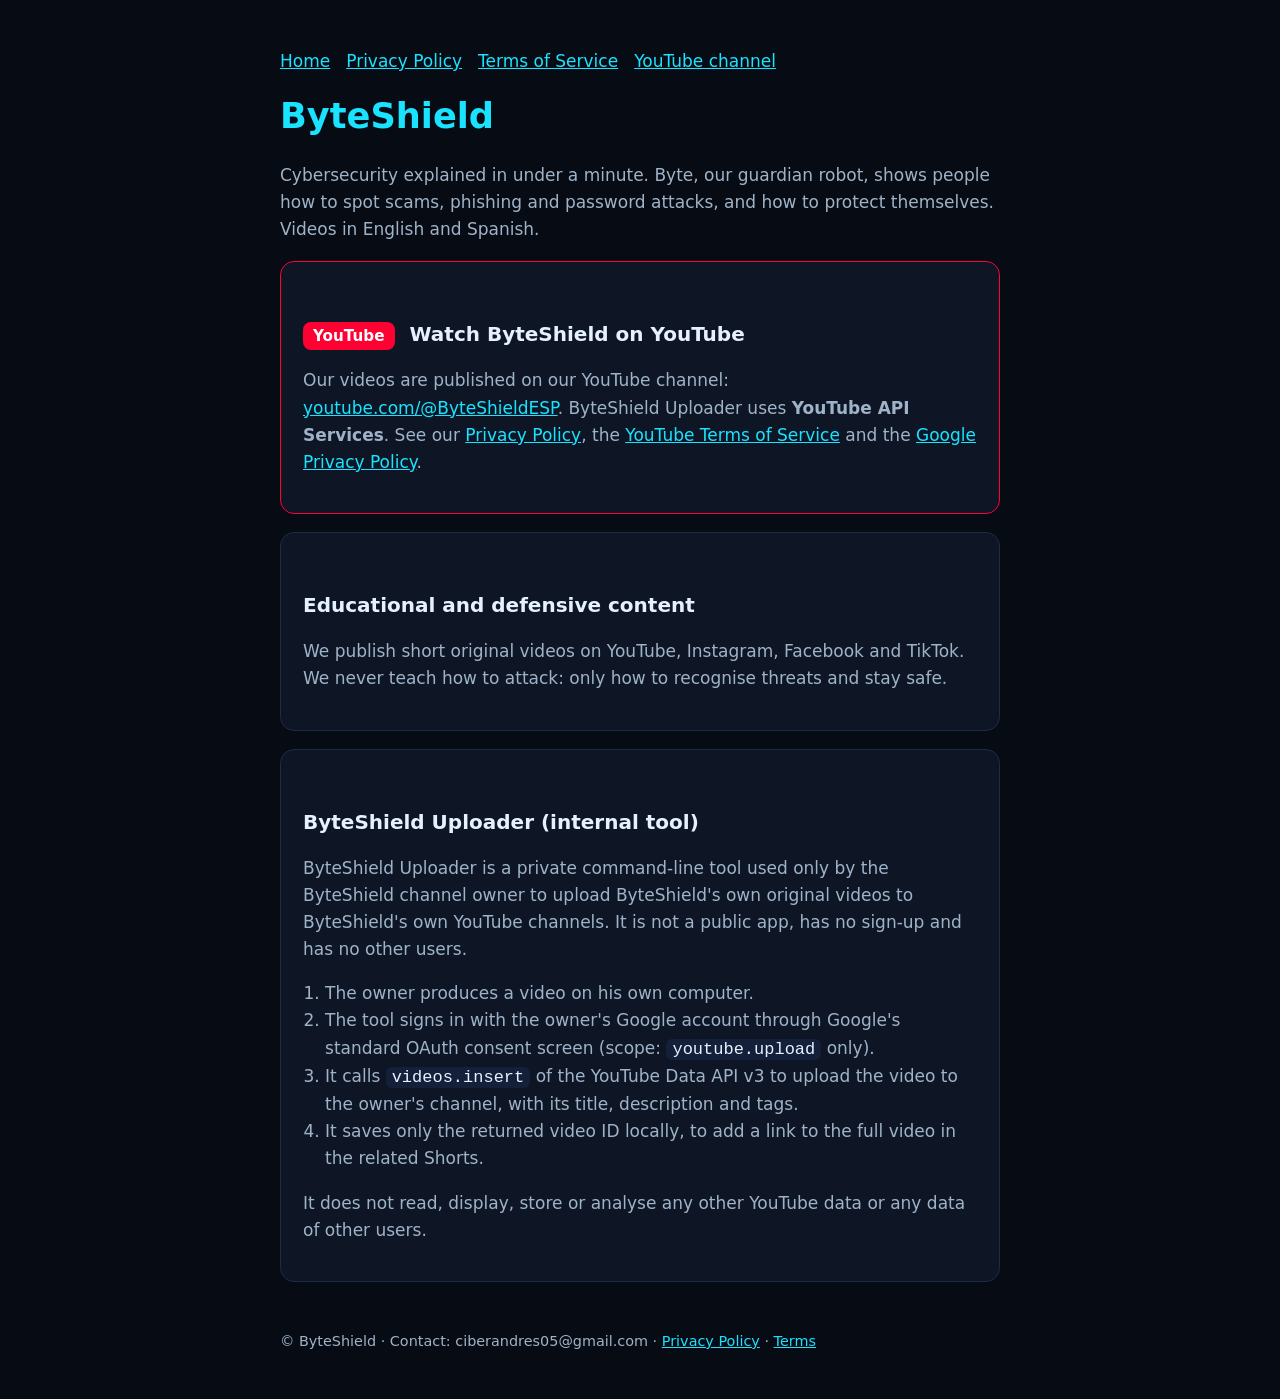
<file: index.html>
<!doctype html><html lang="en"><head><meta charset="utf-8"><meta name="viewport" content="width=device-width,initial-scale=1">
<title>ByteShield</title><meta name="description" content="Cybersecurity explained in under a minute."><link rel="stylesheet" href="style.css"></head>
<body><main>
<nav><a href="index.html">Home</a><a href="privacy.html">Privacy Policy</a><a href="terms.html">Terms of Service</a><a href="https://www.youtube.com/@ByteShieldESP">YouTube channel</a></nav>
<h1>ByteShield</h1>
<p>Cybersecurity explained in under a minute. Byte, our guardian robot, shows people how to spot scams, phishing and password attacks, and how to protect themselves. Videos in English and Spanish.</p>
<div class="card yt"><h2><span class="ytbadge">YouTube</span> Watch ByteShield on YouTube</h2>
<p>Our videos are published on our YouTube channel: <a href="https://www.youtube.com/@ByteShieldESP">youtube.com/@ByteShieldESP</a>.
ByteShield Uploader uses <strong>YouTube API Services</strong>. See our <a href="privacy.html">Privacy Policy</a>, the <a href="https://www.youtube.com/t/terms">YouTube Terms of Service</a> and the <a href="https://policies.google.com/privacy">Google Privacy Policy</a>.</p></div>
<div class="card"><h2>Educational and defensive content</h2>
<p>We publish short original videos on YouTube, Instagram, Facebook and TikTok. We never teach how to attack: only how to recognise threats and stay safe.</p></div>
<div class="card"><h2>ByteShield Uploader (internal tool)</h2>
<p>ByteShield Uploader is a private command-line tool used only by the ByteShield channel owner to upload ByteShield's own original videos to ByteShield's own YouTube channels. It is not a public app, has no sign-up and has no other users.</p>
<ol>
<li>The owner produces a video on his own computer.</li>
<li>The tool signs in with the owner's Google account through Google's standard OAuth consent screen (scope: <code>youtube.upload</code> only).</li>
<li>It calls <code>videos.insert</code> of the YouTube Data API v3 to upload the video to the owner's channel, with its title, description and tags.</li>
<li>It saves only the returned video ID locally, to add a link to the full video in the related Shorts.</li>
</ol>
<p>It does not read, display, store or analyse any other YouTube data or any data of other users.</p></div>
<footer>© ByteShield · Contact: ciberandres05@gmail.com · <a href="privacy.html">Privacy Policy</a> · <a href="terms.html">Terms</a></footer>
</main></body></html>
</file>
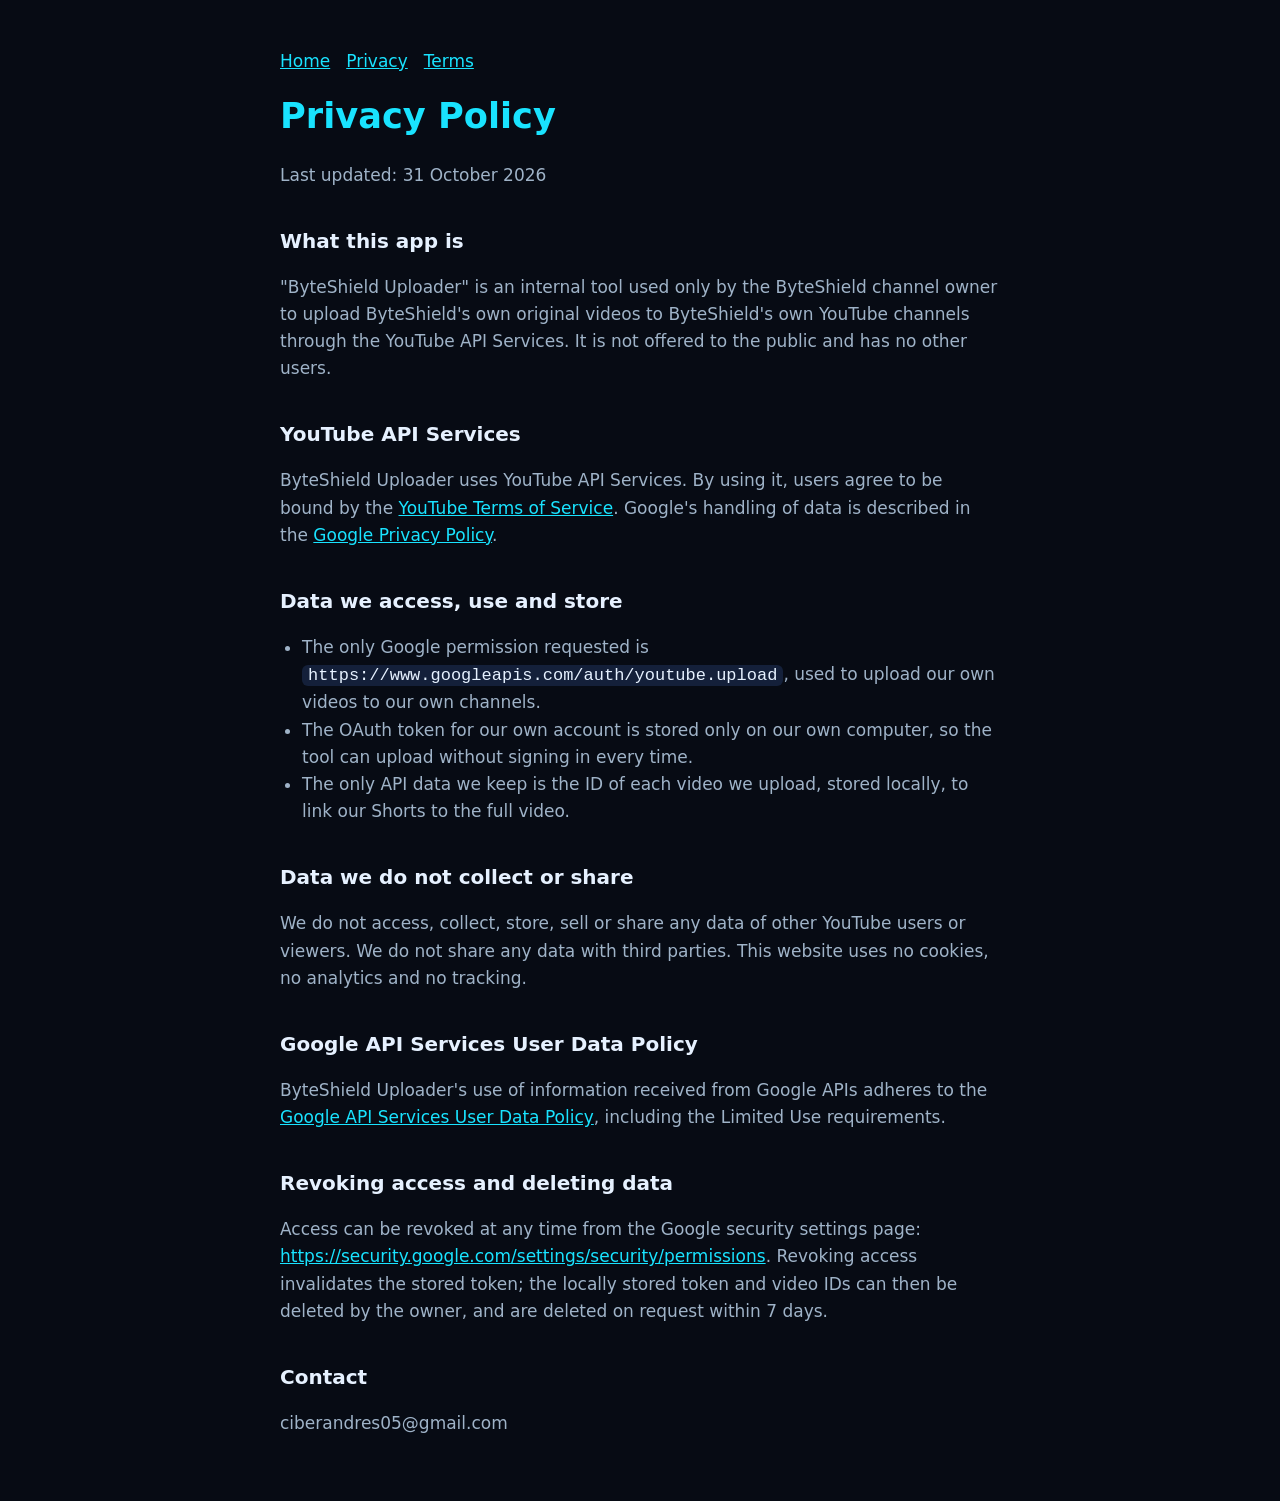
<file: privacy.html>
<!doctype html><html lang="en"><head><meta charset="utf-8"><meta name="viewport" content="width=device-width,initial-scale=1">
<title>ByteShield – Privacy Policy</title><link rel="stylesheet" href="style.css"></head>
<body><main>
<nav><a href="index.html">Home</a><a href="privacy.html">Privacy</a><a href="terms.html">Terms</a></nav>
<h1>Privacy Policy</h1><p>Last updated: 31 October 2026</p>
<h2>What this app is</h2>
<p>"ByteShield Uploader" is an internal tool used only by the ByteShield channel owner to upload ByteShield's own original videos to ByteShield's own YouTube channels through the YouTube API Services. It is not offered to the public and has no other users.</p>
<h2>YouTube API Services</h2>
<p>ByteShield Uploader uses YouTube API Services. By using it, users agree to be bound by the <a href="https://www.youtube.com/t/terms">YouTube Terms of Service</a>. Google's handling of data is described in the <a href="https://policies.google.com/privacy">Google Privacy Policy</a>.</p>
<h2>Data we access, use and store</h2>
<ul>
<li>The only Google permission requested is <code>https://www.googleapis.com/auth/youtube.upload</code>, used to upload our own videos to our own channels.</li>
<li>The OAuth token for our own account is stored only on our own computer, so the tool can upload without signing in every time.</li>
<li>The only API data we keep is the ID of each video we upload, stored locally, to link our Shorts to the full video.</li>
</ul>
<h2>Data we do not collect or share</h2>
<p>We do not access, collect, store, sell or share any data of other YouTube users or viewers. We do not share any data with third parties. This website uses no cookies, no analytics and no tracking.</p>
<h2>Google API Services User Data Policy</h2>
<p>ByteShield Uploader's use of information received from Google APIs adheres to the <a href="https://developers.google.com/terms/api-services-user-data-policy">Google API Services User Data Policy</a>, including the Limited Use requirements.</p>
<h2>Revoking access and deleting data</h2>
<p>Access can be revoked at any time from the Google security settings page: <a href="https://security.google.com/settings/security/permissions">https://security.google.com/settings/security/permissions</a>. Revoking access invalidates the stored token; the locally stored token and video IDs can then be deleted by the owner, and are deleted on request within 7 days.</p>
<h2>Contact</h2><p>ciberandres05@gmail.com</p>
</main></body></html>
</file>
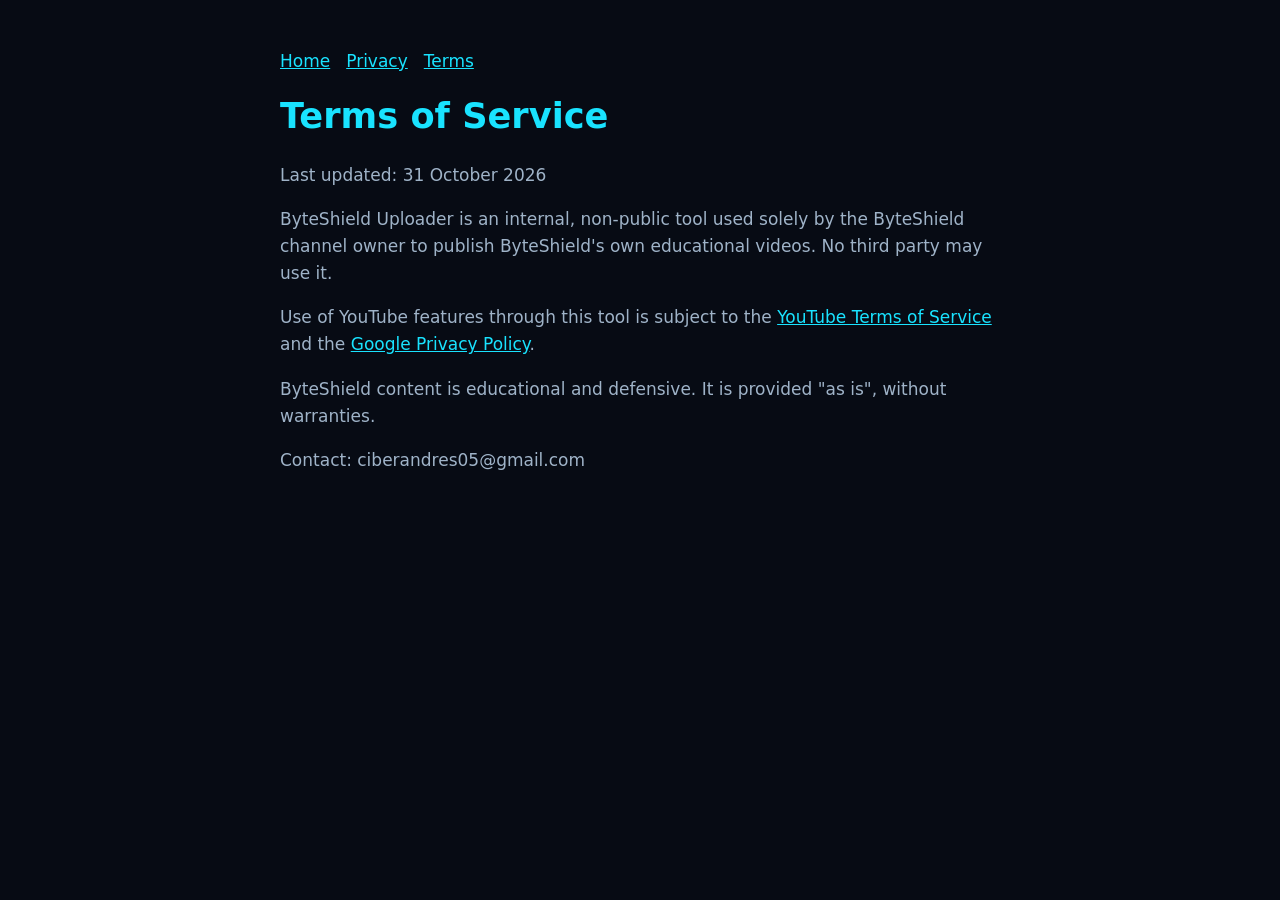
<file: terms.html>
<!doctype html><html lang="en"><head><meta charset="utf-8"><meta name="viewport" content="width=device-width,initial-scale=1">
<title>ByteShield – Terms of Service</title><link rel="stylesheet" href="style.css"></head>
<body><main>
<nav><a href="index.html">Home</a><a href="privacy.html">Privacy</a><a href="terms.html">Terms</a></nav>
<h1>Terms of Service</h1><p>Last updated: 31 October 2026</p>
<p>ByteShield Uploader is an internal, non-public tool used solely by the ByteShield channel owner to publish ByteShield's own educational videos. No third party may use it.</p>
<p>Use of YouTube features through this tool is subject to the <a href="https://www.youtube.com/t/terms">YouTube Terms of Service</a> and the <a href="https://policies.google.com/privacy">Google Privacy Policy</a>.</p>
<p>ByteShield content is educational and defensive. It is provided "as is", without warranties.</p>
<p>Contact: ciberandres05@gmail.com</p>
</main></body></html>
</file>
<file: style.css>
:root{--bg:#070b14;--card:#0e1626;--txt:#e6f1ff;--mut:#9fb3c8;--acc:#19e3ff}
*{box-sizing:border-box}body{margin:0;background:var(--bg);color:var(--txt);font:17px/1.6 system-ui,-apple-system,Segoe UI,Roboto,sans-serif}
code{color:var(--txt);background:#14203a;padding:1px 6px;border-radius:6px}ol,ul{padding-left:1.3em}
main{max-width:760px;margin:0 auto;padding:48px 20px}h1{font-size:2.2rem;margin:.2em 0;color:var(--acc)}h2{margin-top:1.8em;font-size:1.25rem}
a{color:var(--acc)}.card{background:var(--card);border:1px solid #1d2b44;border-radius:14px;padding:20px 22px;margin:18px 0}
p,li{color:var(--mut)}footer{margin-top:48px;font-size:.9rem;color:var(--mut)}nav a{margin-right:16px}
.ytbadge{display:inline-block;background:#ff0033;color:#fff;font-weight:800;border-radius:8px;padding:2px 10px;margin-right:8px;font-size:.95rem}
.card.yt{border-color:#ff0033}
nav a{display:inline-block;margin-bottom:6px}
</file>
